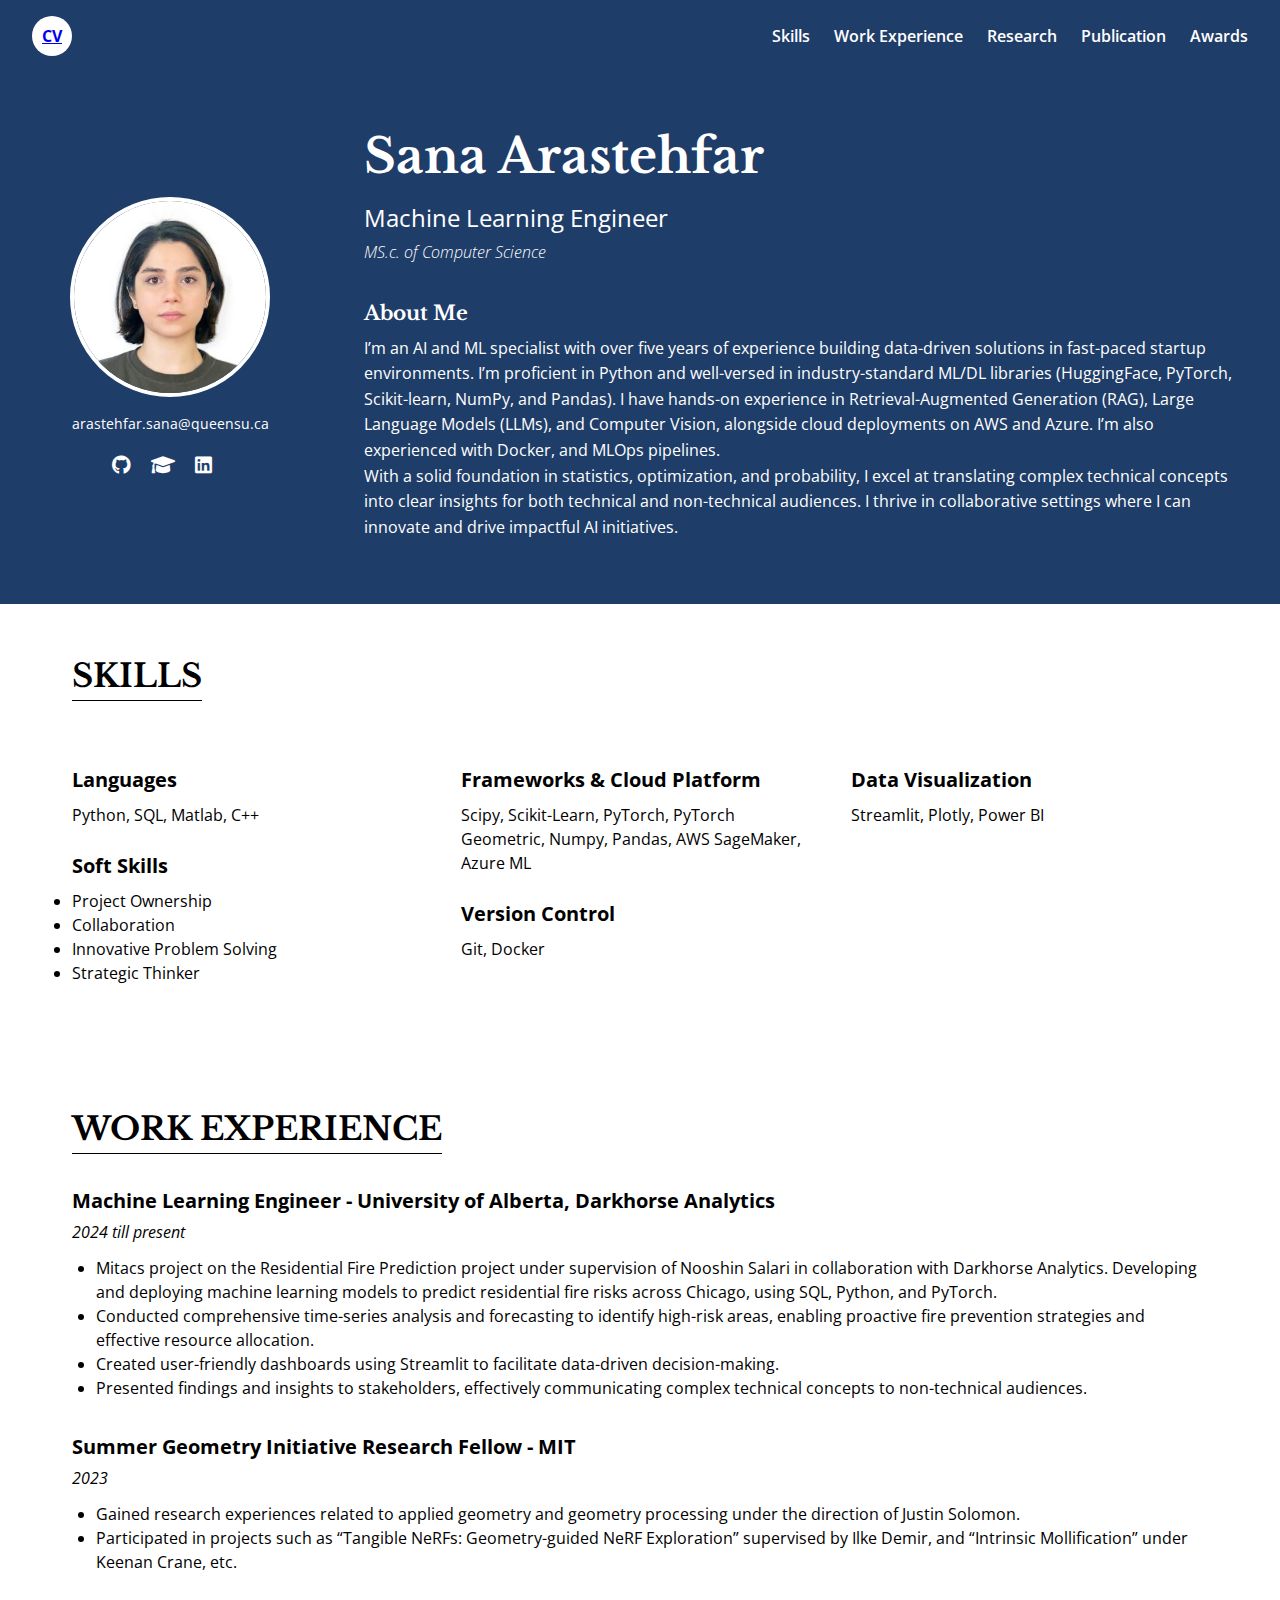
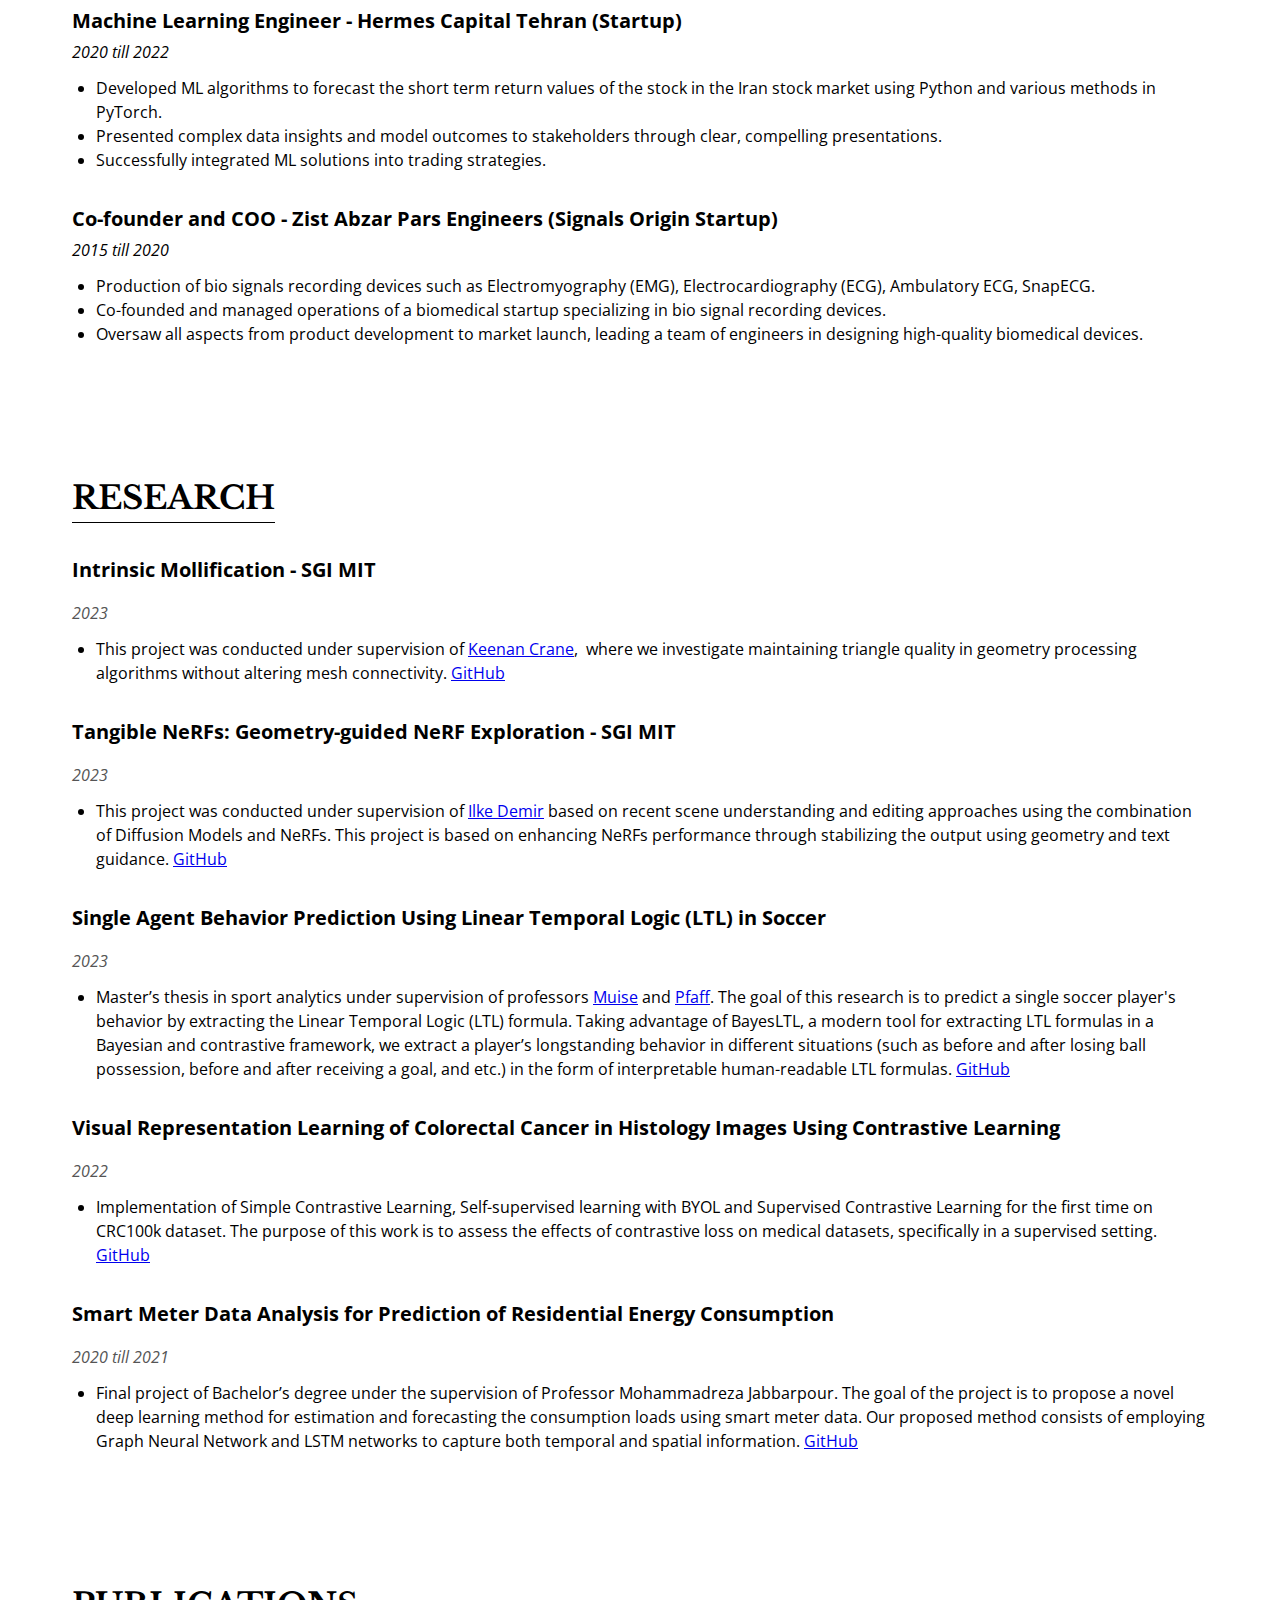
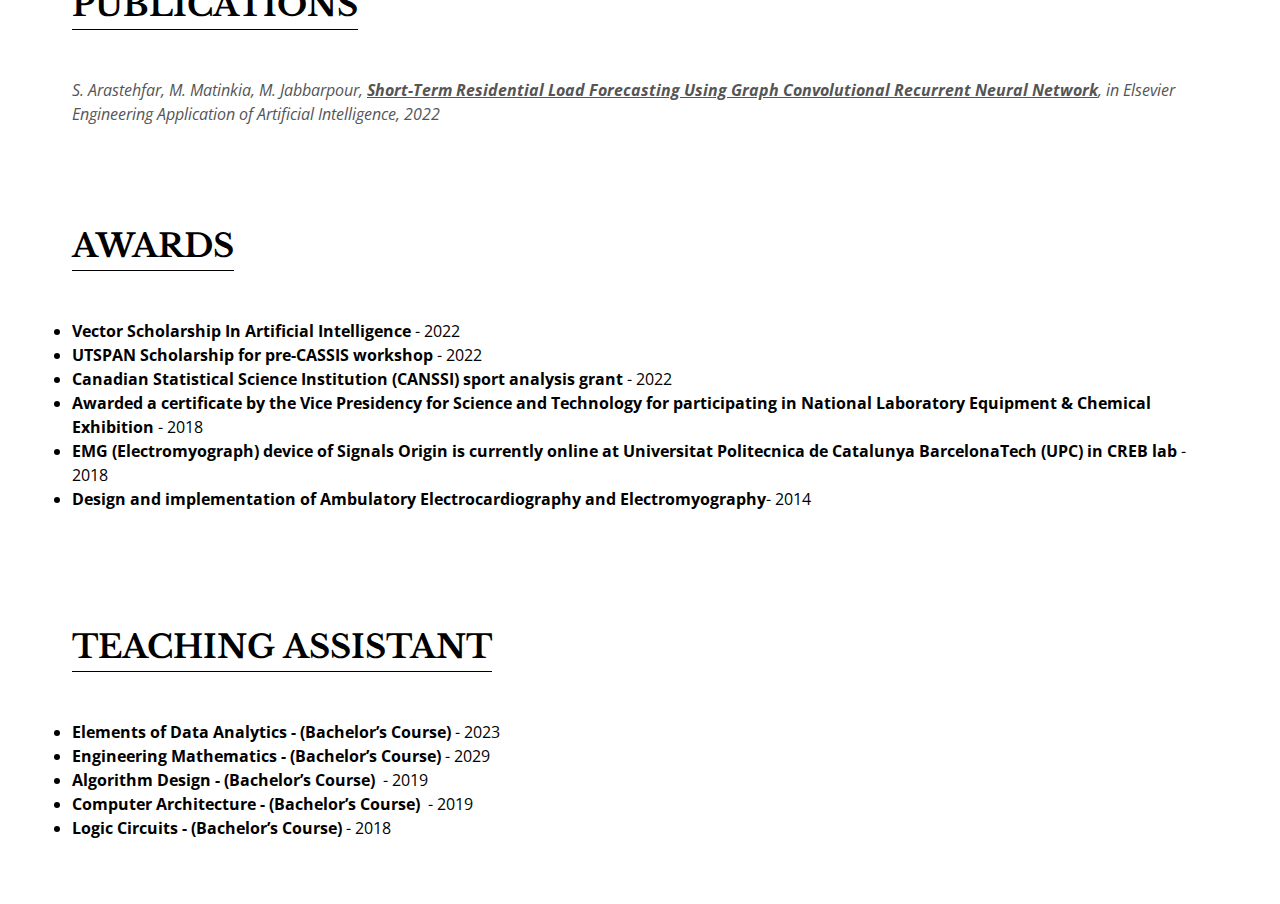
<file: index.html>
<!DOCTYPE html>
<html lang="en">
<head>
  <meta charset="UTF-8" />
  <meta name="viewport" content="width=device-width, initial-scale=1.0"/>
  <title>Sana Arastehfar</title>
  <!-- Link to external CSS -->
  <link rel="stylesheet" href="styles.css" />
  <!-- (Optional) Link to a font library -->
  <link rel="preconnect" href="https://fonts.googleapis.com" />
  <link rel="preconnect" href="https://fonts.gstatic.com" crossorigin />
  <link 
    href="https://fonts.googleapis.com/css2?family=Libre+Baskerville:wght@400;700&family=Open+Sans:ital,wght@0,400;0,600;1,400&display=swap" 
    rel="stylesheet"
  />
  <!-- (Optional) Link to icons (e.g. Font Awesome) -->
  <link
  rel="stylesheet"
  href="https://cdnjs.cloudflare.com/ajax/libs/font-awesome/6.0.0-beta3/css/all.min.css"
  />

</head>
<body id="home">

  <!-- ========== NAVBAR ========== -->
  <nav class="navbar">
    <div class="nav-left">
      <!-- Logo or “CV” circle if you want it on the left -->
      <div class="cv-circle"><a href="sana_arastehfar_cv.pdf" download>CV</a></div>
      
    </div>
    <div class="nav-right">
      <ul>
        <li><a href="#skills">Skills</a></li>
        <li><a href="#work-experience">Work Experience</a></li>
        <li><a href="#research">Research</a></li>
        <li><a href="#publications">Publication</a></li>
        <li><a href="#awards">Awards</a></li>
      </ul>
    </div>
  </nav>

  <!-- ========== HERO / HEADER SECTION ========== -->
  <header class="hero">
    <div class="hero-content">
      <div class="photo-wrapper">
        <!-- Replace src with your actual photo -->
        <img
          src="Sana.jpg"
          alt="Sana Arastehfar"
          class="profile-pic"
        />
        <p class="email">arastehfar.sana@queensu.ca</p>
        <div class="social-icons">
            <a href="https://github.com/Sanaarasteh"><i class="fab fa-github"></i></a>
            <!-- Replace "fa-google-cap" with "fas fa-graduation-cap" since "fa-google-cap" isn't a valid Font Awesome icon -->
            <a href="https://scholar.google.com/citations?user=tSFdUfIAAAAJ&hl=en"><i class="fas fa-graduation-cap"></i></a>
            <a href="https://www.linkedin.com/in/sana-arastehfar/"><i class="fab fa-linkedin"></i></a>
        </div>
          
      </div>
      <div class="intro-text">
        <h1 class="name">Sana Arastehfar</h1>
        <h2 class="subtitle">Machine Learning Engineer</h2>
        <p class="university">MS.c. of Computer Science</p>
        <h3>About Me</h3>
        <p>
            I’m an AI and ML specialist with over five years of experience building data-driven solutions in fast-paced startup environments.
            I’m proficient in Python and well-versed in industry-standard ML/DL libraries (HuggingFace, PyTorch, Scikit-learn, NumPy, and Pandas). 
            I have hands-on experience in Retrieval-Augmented Generation (RAG), Large Language Models (LLMs), and Computer Vision, alongside cloud 
            deployments on AWS and Azure. I’m also experienced with Docker, and MLOps pipelines.
            <br>

            With a solid foundation in statistics, optimization, and probability, I excel at translating complex technical 
            concepts into clear insights for both technical and non-technical audiences. I thrive in collaborative settings where I can 
            innovate and drive impactful AI initiatives.
        </p>
      </div>
    </div>
  </header>

  <!-- ========== SKILLS SECTION ========== -->
  <section class="skills" id="skills">
    <h2 class="section-title">SKILLS</h2>
    <div class="skills-grid">
      <div class="skill-column">
        <h3>Languages</h3>
        <p>Python, SQL, Matlab, C++</p>

        <h3> </h3>

        <h3>Soft Skills</h3>
        <ul>
          <li>Project Ownership</li>
          <li>Collaboration</li>
          <li>Innovative Problem Solving</li>
          <li>Strategic Thinker</li>
        </ul>
      </div>
      <div class="skill-column">
        <h3>Frameworks &amp; Cloud Platform</h3>
        <p>Scipy, Scikit-Learn, PyTorch, PyTorch Geometric, Numpy, Pandas, AWS SageMaker, Azure ML</p>

        <h3>Version Control</h3>
        <p>Git, Docker</p>
      </div>
      <div class="skill-column">
        <h3>Data Visualization</h3>
        <p>Streamlit, Plotly, Power BI</p>
      </div>
    </div>
  </section>

  <!-- ========== WORK EXPERIENCE SECTION ========== -->
  <section class="work-experience" id="work-experience">
    <h2 class="section-title">WORK EXPERIENCE</h2>

    <div class="job">
      <h3>Machine Learning Engineer - University of Alberta, Darkhorse Analytics</h3>
      <p class="date-range">2024 till present</p>
      <ul>
        <li>
          Mitacs project on the Residential Fire Prediction project under supervision of 
          Nooshin Salari in collaboration with Darkhorse Analytics. Developing and deploying 
          machine learning models to predict residential fire risks across Chicago, using 
          SQL, Python, and PyTorch.
        </li>
        <li>
          Conducted comprehensive time-series analysis and forecasting to identify high-risk areas, 
          enabling proactive fire prevention strategies and effective resource allocation.
        </li>
        <li>
          Created user-friendly dashboards using Streamlit to facilitate data-driven decision-making.
        </li>
        <li>
          Presented findings and insights to stakeholders, effectively communicating complex 
          technical concepts to non-technical audiences.
        </li>
      </ul>
    </div>

    <div class="job">
      <h3>Summer Geometry Initiative Research Fellow - MIT</h3>
      <p class="date-range">2023</p>
      <ul>
        <li>
          Gained research experiences related to applied geometry and geometry processing under 
          the direction of Justin Solomon. 
        </li>
        <li>
          Participated in projects such as “Tangible NeRFs: Geometry-guided NeRF Exploration” 
          supervised by Ilke Demir, and “Intrinsic Mollification” under Keenan Crane, etc.
        </li>
      </ul>
    </div>

    <div class="job">
      <h3>Machine Learning Engineer - Hermes Capital Tehran (Startup)</h3>
      <p class="date-range">2020 till 2022</p>
      <ul>
        <li>
          Developed ML algorithms to forecast the short term return values of the stock in the 
          Iran stock market using Python and various methods in PyTorch.
        </li>
        <li>
          Presented complex data insights and model outcomes to stakeholders through clear, 
          compelling presentations.
        </li>
        <li>
          Successfully integrated ML solutions into trading strategies.
        </li>
      </ul>
    </div>

    <div class="job">
      <h3>Co-founder and COO - Zist Abzar Pars Engineers (Signals Origin Startup)</h3>
      <p class="date-range">2015 till 2020</p>
      <ul>
        <li>
          Production of bio signals recording devices such as Electromyography (EMG), 
          Electrocardiography (ECG), Ambulatory ECG, SnapECG.
        </li>
        <li>
          Co-founded and managed operations of a biomedical startup specializing in bio signal 
          recording devices.
        </li>
        <li>
          Oversaw all aspects from product development to market launch, leading a team of 
          engineers in designing high-quality biomedical devices.
        </li>
      </ul>
    </div>
  </section>

  <!-- ========== RESEARCH SECTION (placeholder) ========== -->
  <section class="research" id="research">
    <h2 class="section-title">RESEARCH</h2>

    <div class="job">
      <h3>Intrinsic Mollification - SGI MIT</h3>
      <p class="date-range">2023</p>
      <ul>
        <li>
          This project was conducted under supervision of <a href="https://www.cs.cmu.edu/~kmcrane/">Keenan Crane</a>, 
          where we investigate maintaining triangle quality in geometry processing algorithms without altering mesh connectivity.
          <a href="https://github.com/SGI-2023/intrinsic_mollification">GitHub</a>
        </li>
      </ul>
    </div>

    <div class="job">
      <h3>Tangible NeRFs: Geometry-guided NeRF Exploration - SGI MIT</h3>
      <p class="date-range">2023</p>
      <ul>
        <li>
          This project was conducted under supervision of <a href="https://ilkedemir.weebly.com/">Ilke Demir</a> based on recent scene understanding and editing 
          approaches using the combination of Diffusion Models and NeRFs. This project is based on enhancing NeRFs performance 
          through stabilizing the output using geometry and text guidance.
          <a href="https://github.com/SGI-2023/team-tangible">GitHub</a>
        </li>
      </ul>
    </div>
    
    <div class="job">
      <h3>Single Agent Behavior Prediction Using Linear Temporal Logic (LTL) in Soccer</h3>
      <p class="date-range">2023</p>
      <ul>
        <li>
          Master’s thesis in sport analytics under supervision of professors <a href="http://www.haz.ca/">Muise</a> and <a href="https://mast.queensu.ca/~cpfaff/">Pfaff</a>. 
          The goal of this research is to predict a single soccer player's
          behavior by extracting the Linear Temporal Logic (LTL) formula. Taking advantage of BayesLTL, a modern tool for extracting LTL formulas in a Bayesian
          and contrastive framework, we extract a player’s longstanding behavior in different situations (such as before and after losing ball possession, before 
          and after receiving a goal, and etc.) in the form of interpretable human-readable LTL formulas.
          <a href="https://github.com/Sanaarasteh/BehaviorPredictionUsingLTL">GitHub</a>
        </li>
      </ul>
    </div>
    
    <div class="job">
      <h3>Visual Representation Learning of Colorectal Cancer in Histology Images Using Contrastive Learning</h3>
      <p class="date-range">2022</p>
      <ul>
        <li>
          Implementation of Simple Contrastive Learning, Self-supervised learning with BYOL and Supervised Contrastive Learning for the first time on CRC100k dataset.
          The purpose of this work is to assess the effects of contrastive loss on medical datasets, specifically in a supervised setting.
          <a href="https://github.com/mharmanani/clr-gbc">GitHub</a>
        </li>
      </ul>
    </div>
    
    <div class="job">
      <h3>Smart Meter Data Analysis for Prediction of Residential Energy Consumption</h3>
      <p class="date-range">2020 till 2021</p>
      <ul>
        <li>
          Final project of Bachelor’s degree under the supervision of Professor Mohammadreza Jabbarpour. The goal of the project is to propose a novel deep learning
           method for estimation and forecasting the consumption loads using smart meter data. Our proposed method consists of employing Graph Neural Network and LSTM 
           networks to capture both temporal and spatial information.
          <a href="https://github.com/Sanaarasteh/GCRNNLoadForecasting">GitHub</a>
        </li>
      </ul>
    </div>
  </section>

  <!-- ========== PUBLICATION SECTION (placeholder) ========== -->
  <section class="publications" id="publications">
    <h2 class="section-title">PUBLICATIONS</h2>
    <p>S. Arastehfar, M. Matinkia, M. Jabbarpour, <b><u>Short-Term Residential Load Forecasting Using Graph Convolutional Recurrent Neural Network</u></b>, in Elsevier Engineering Application of Artificial Intelligence, 2022</p>
  </section>

  <!-- ========== AWARDS SECTION (placeholder) ========== -->
  <section class="awards" id="awards">
    <h2 class="section-title">AWARDS</h2>
    <p>
      <ul>
        <li><b>Vector Scholarship In Artificial Intelligence</b> - 2022​ </li>
        <li><b>UTSPAN Scholarship for pre-CASSIS workshop</b> - 2022</li>
        <li><b>Canadian Statistical Science Institution (CANSSI) sport analysis grant</b> - 2022</li>
        <li><b>Awarded a certificate by the Vice Presidency for Science and Technology for participating in National Laboratory Equipment & Chemical Exhibition</b> - 2018​</li>
        <li><b>EMG (Electromyograph) device of Signals Origin is currently online at Universitat Politecnica de Catalunya BarcelonaTech (UPC) in CREB lab</b> - 2018​</li>
        <li><b>Design and implementation of Ambulatory Electrocardiography and Electromyography</b>- 2014</li>
      </ul>
    </p>
  </section>

  <!-- ========== AWARDS SECTION (placeholder) ========== -->
  <section class="awards" id="awards">
    <h2 class="section-title">Teaching Assistant</h2>
    <p>
      <ul>
        <li><b>Elements of Data Analytics - (Bachelor’s Course)</b> - 2023</li>
        <li><b>Engineering Mathematics - (Bachelor’s Course)</b> - 2029</li>
        <li><b>Algorithm Design - (Bachelor’s Course) </b> - 2019</li>
        <li><b>Computer Architecture - (Bachelor’s Course) </b> - 2019​</li>
        <li><b>Logic Circuits - (Bachelor’s Course)</b> - 2018​</li>
      </ul>
    </p>
  </section>

</body>
</html>
</file>
<file: styles.css>
/* Global resets and fonts */
* {
    margin: 0;
    padding: 0;
    box-sizing: border-box;
  }
  
  body {
    font-family: 'Open Sans', sans-serif;
    color: #000;
    background-color: #fff;
    line-height: 1.5;
  }
  
  /* Navigation Bar */
  .navbar {
    display: flex;
    justify-content: space-between;
    align-items: center;
    background-color: #1f3d69;
    padding: 1rem 2rem;
  }
  
  .nav-left .cv-circle {
    background-color: #ffffff;
    color: #1f3d69;
    width: 40px;
    height: 40px;
    border-radius: 50%;
    display: flex;
    align-items: center;
    justify-content: center;
    font-weight: 700;
  }
  
  .nav-right ul {
    list-style-type: none;
    display: flex;
    gap: 1.5rem;
  }
  
  .nav-right a {
    color: #ffffff;
    text-decoration: none;
    font-weight: 600;
  }
  
  .nav-right a:hover {
    text-decoration: underline;
  }
  
  /* Hero Section */
  .hero {
    background-color: #1f3d69;
    color: #ffffff;
    padding: 3rem 2rem;
  }
  
  .hero-content {
    display: flex;
    gap: 4rem;
    max-width: 1200px;
    margin: 0 auto;
    align-items: center;
  }
  
  /* Left Column (Photo, Social, Email) */
  .photo-wrapper {
    display: flex;
    flex-direction: column;
    align-items: center;
    min-width: 260px;
  }
  
  .profile-pic {
    width: 200px;
    height: 200px;
    border-radius: 50%;
    object-fit: cover;
    border: 4px solid #fff;
    margin-bottom: 1rem;
  }
  
  .email {
    font-size: 0.9rem;
    margin-bottom: 1rem;
  }
  
  .social-icons a {
    color: #ffffff;
    font-size: 1.2rem;
    margin-right: 1rem;
    text-decoration: none;
    z-index: -1;
  }
  
  /* Right Column (Text, About Me) */
  .intro-text {
    flex: 1;
  }
  
  .intro-text .name {
    font-family: 'Libre Baskerville', serif;
    font-size: 3rem;
    margin-bottom: 0.5rem;
    font-weight: 700;
  }
  
  .intro-text .subtitle {
    font-size: 1.5rem;
    font-weight: 400;
    margin-bottom: 0.25rem;
  }
  
  .intro-text .university {
    font-weight: 300;
    font-style: italic;
    margin-bottom: 2rem;
  }
  
  .intro-text h3 {
    margin-top: 1.5rem;
    margin-bottom: 0.5rem;
    font-family: 'Libre Baskerville', serif;
    font-size: 1.25rem;
  }
  
  .intro-text p {
    margin-bottom: 1rem;
    line-height: 1.6;
  }
  
  .cv-button {
    background-color: #ffffff;
    color: #1f3d69;
    padding: 0.75rem 1.5rem;
    border: none;
    cursor: pointer;
    font-weight: 600;
    transition: background-color 0.2s;
  }
  
  .cv-button:hover {
    background-color: #e2e2e2;
  }
  
  /* Skills Section */
  .skills {
    padding: 3rem 2rem;
    max-width: 1200px;
    margin: 0 auto;
    color: #000;
  }
  
  .section-title {
    font-family: 'Libre Baskerville', serif;
    font-size: 2rem;
    margin-bottom: 2rem;
    text-transform: uppercase;
    border-bottom: 1px solid #000;
    display: inline-block;
  }
  
  .skills-grid {
    display: grid;
    grid-template-columns: repeat(auto-fit, minmax(250px, 1fr));
    gap: 2rem;
    margin-top: 2rem;
  }
  
  .skill-column h3 {
    font-size: 1.25rem;
    margin-bottom: 0.5rem;
    font-weight: 700;
  }
  
  .skill-column p,
  .skill-column ul {
    margin-bottom: 1.5rem;
  }
  
  /* Work Experience Section */
  .work-experience {
    padding: 3rem 2rem;
    max-width: 1200px;
    margin: 0 auto;
  }
  
  .job {
    margin-bottom: 2rem;
  }
  
  .job h3 {
    font-size: 1.25rem;
    font-weight: 700;
    margin-bottom: 0.25rem;
  }
  
  .date-range {
    font-style: italic;
    margin-bottom: 0.75rem;
  }
  
  .job ul {
    list-style-type: disc;
    margin-left: 1.5rem;
  }
  
  /* Additional sections placeholders */
  .research,
  .publications,
  .awards {
    padding: 3rem 2rem;
    max-width: 1200px;
    margin: 0 auto;
  }
  
  .research p, 
  .publications p,
  .awards p {
    margin-top: 1rem;
    font-style: italic;
    color: #555;
  }
</file>
